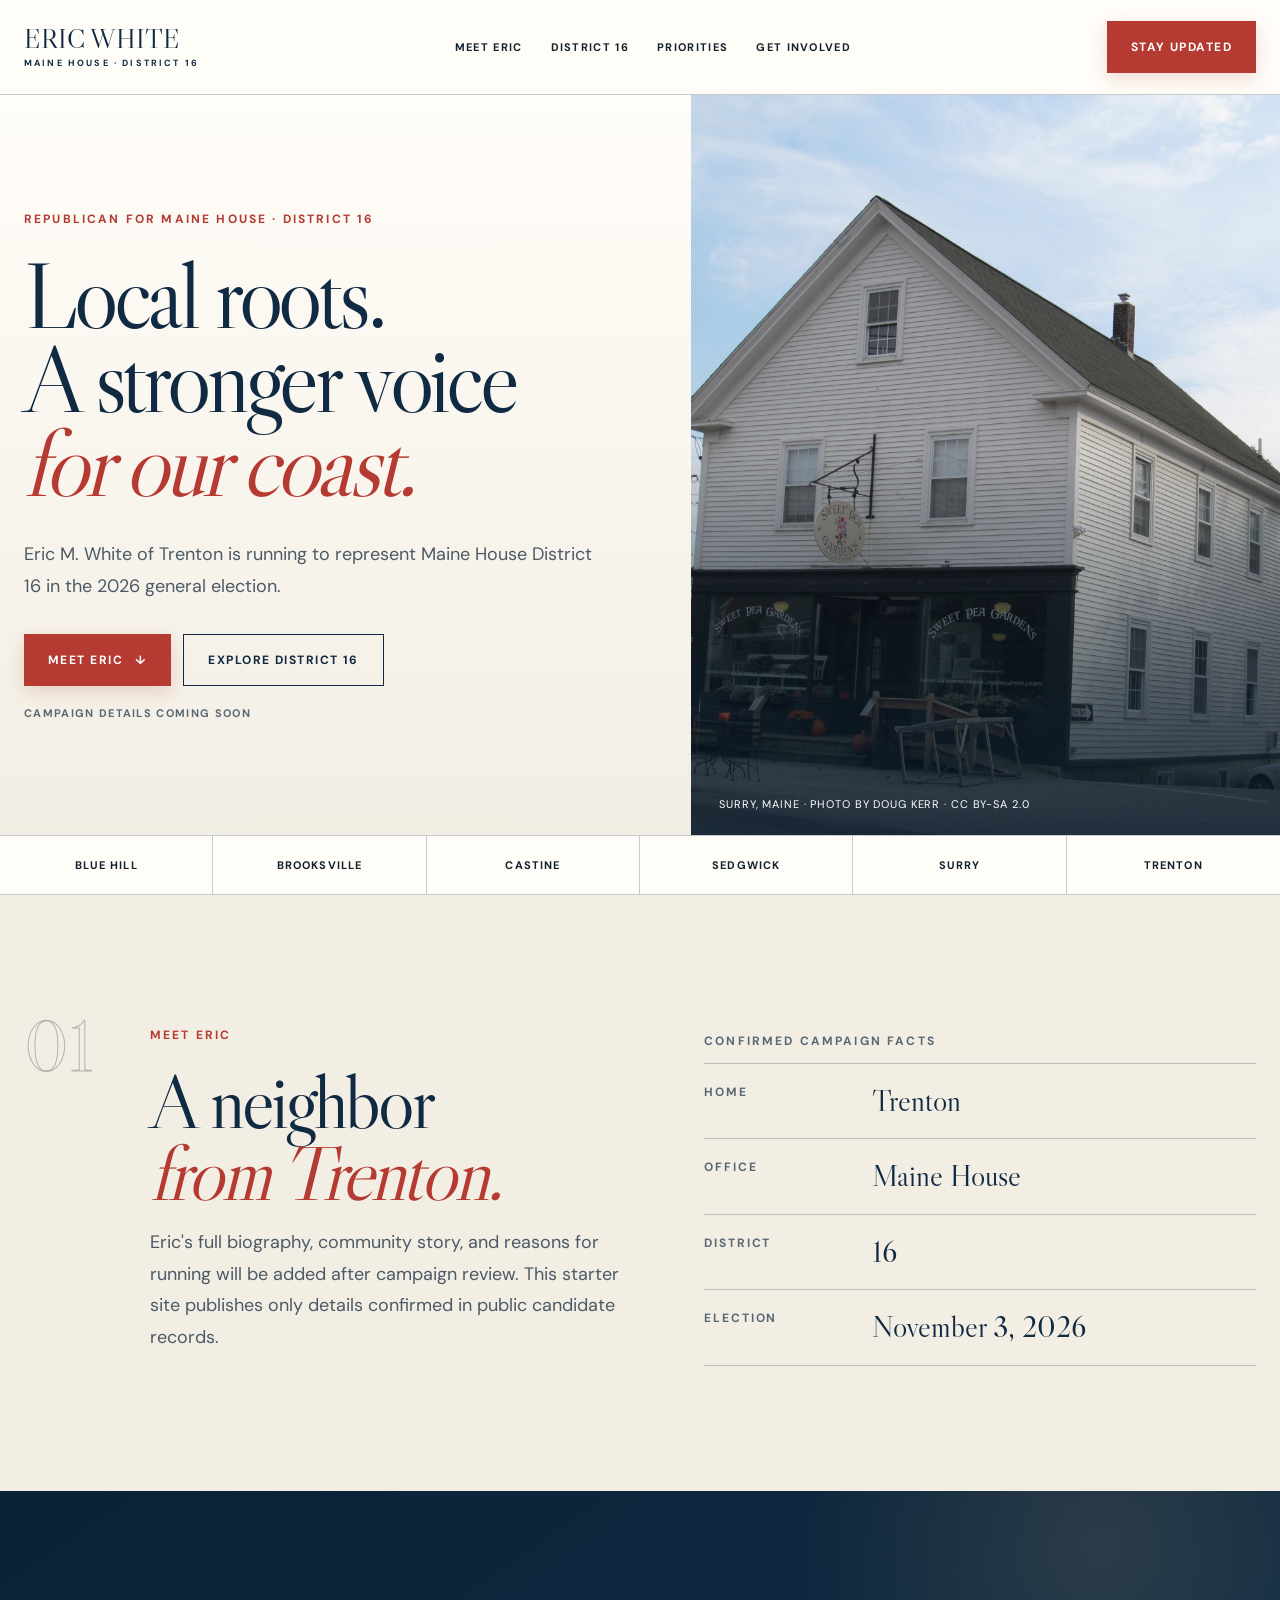
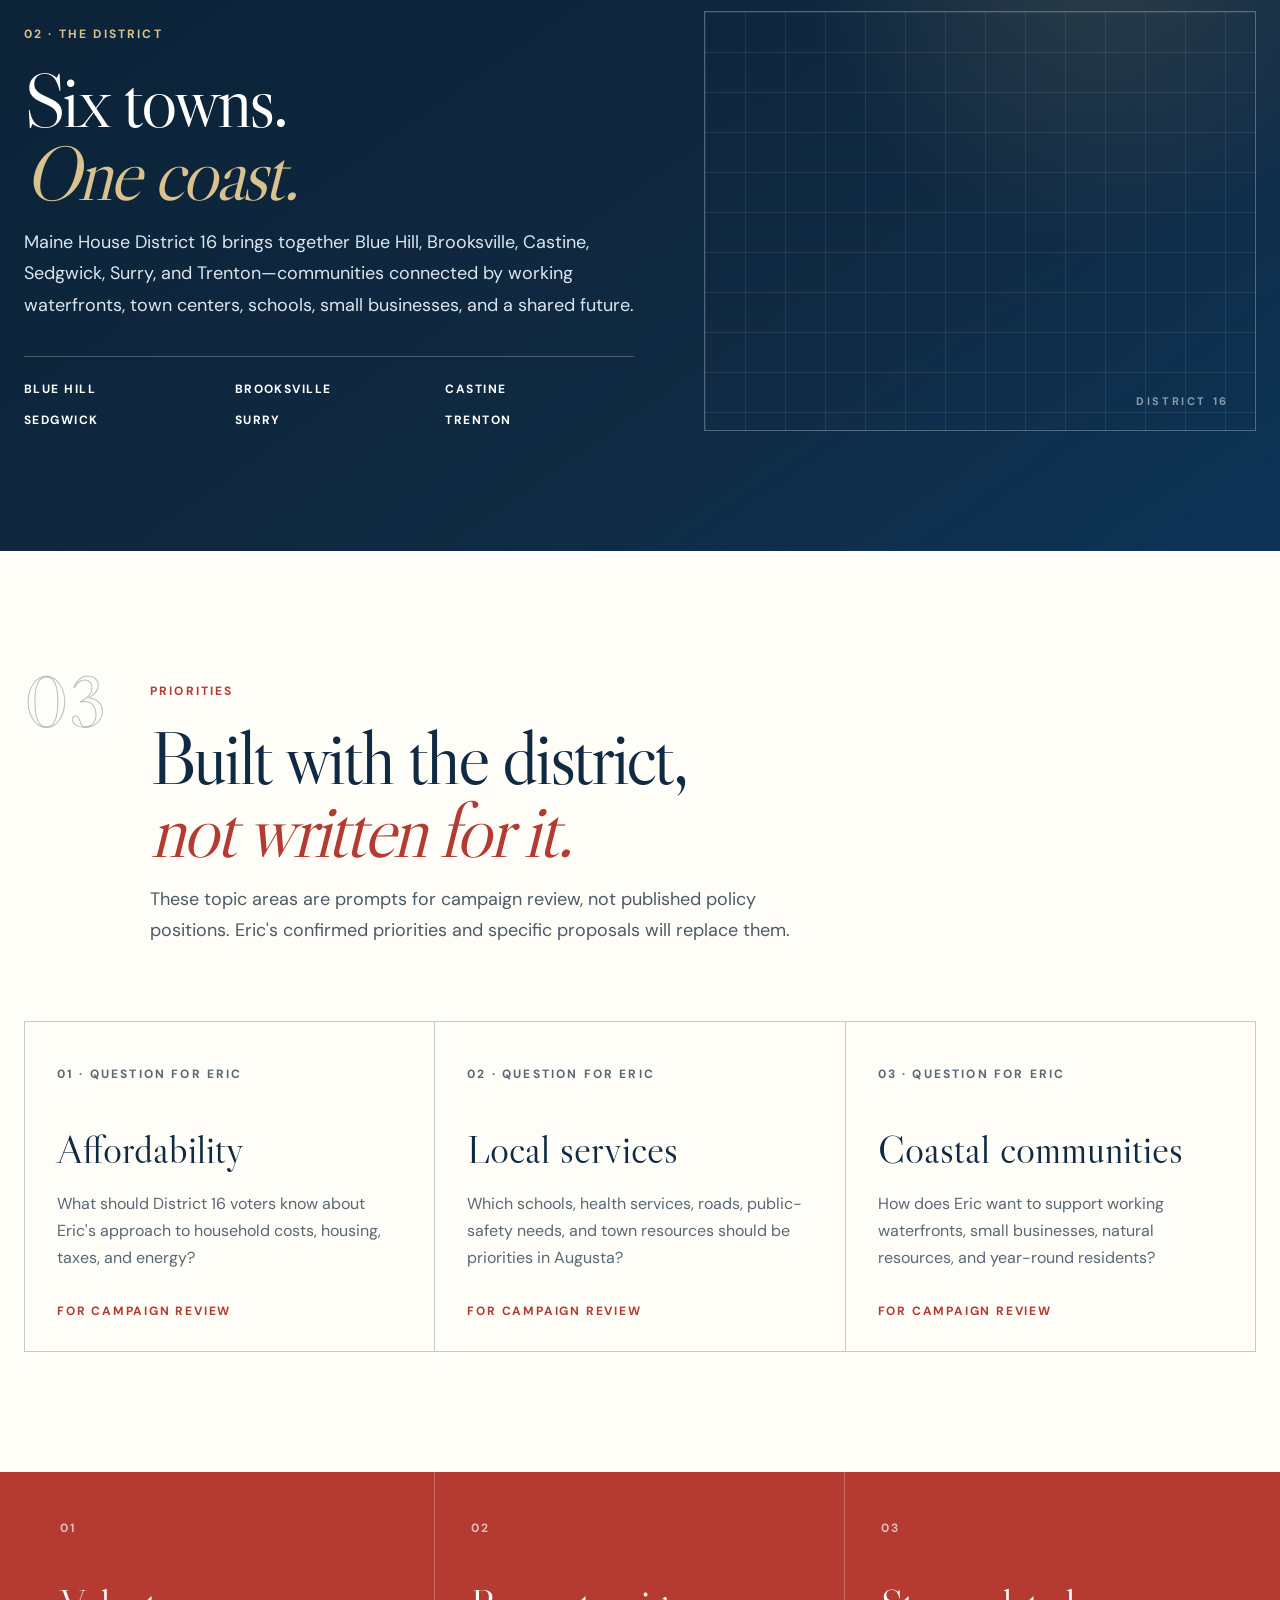
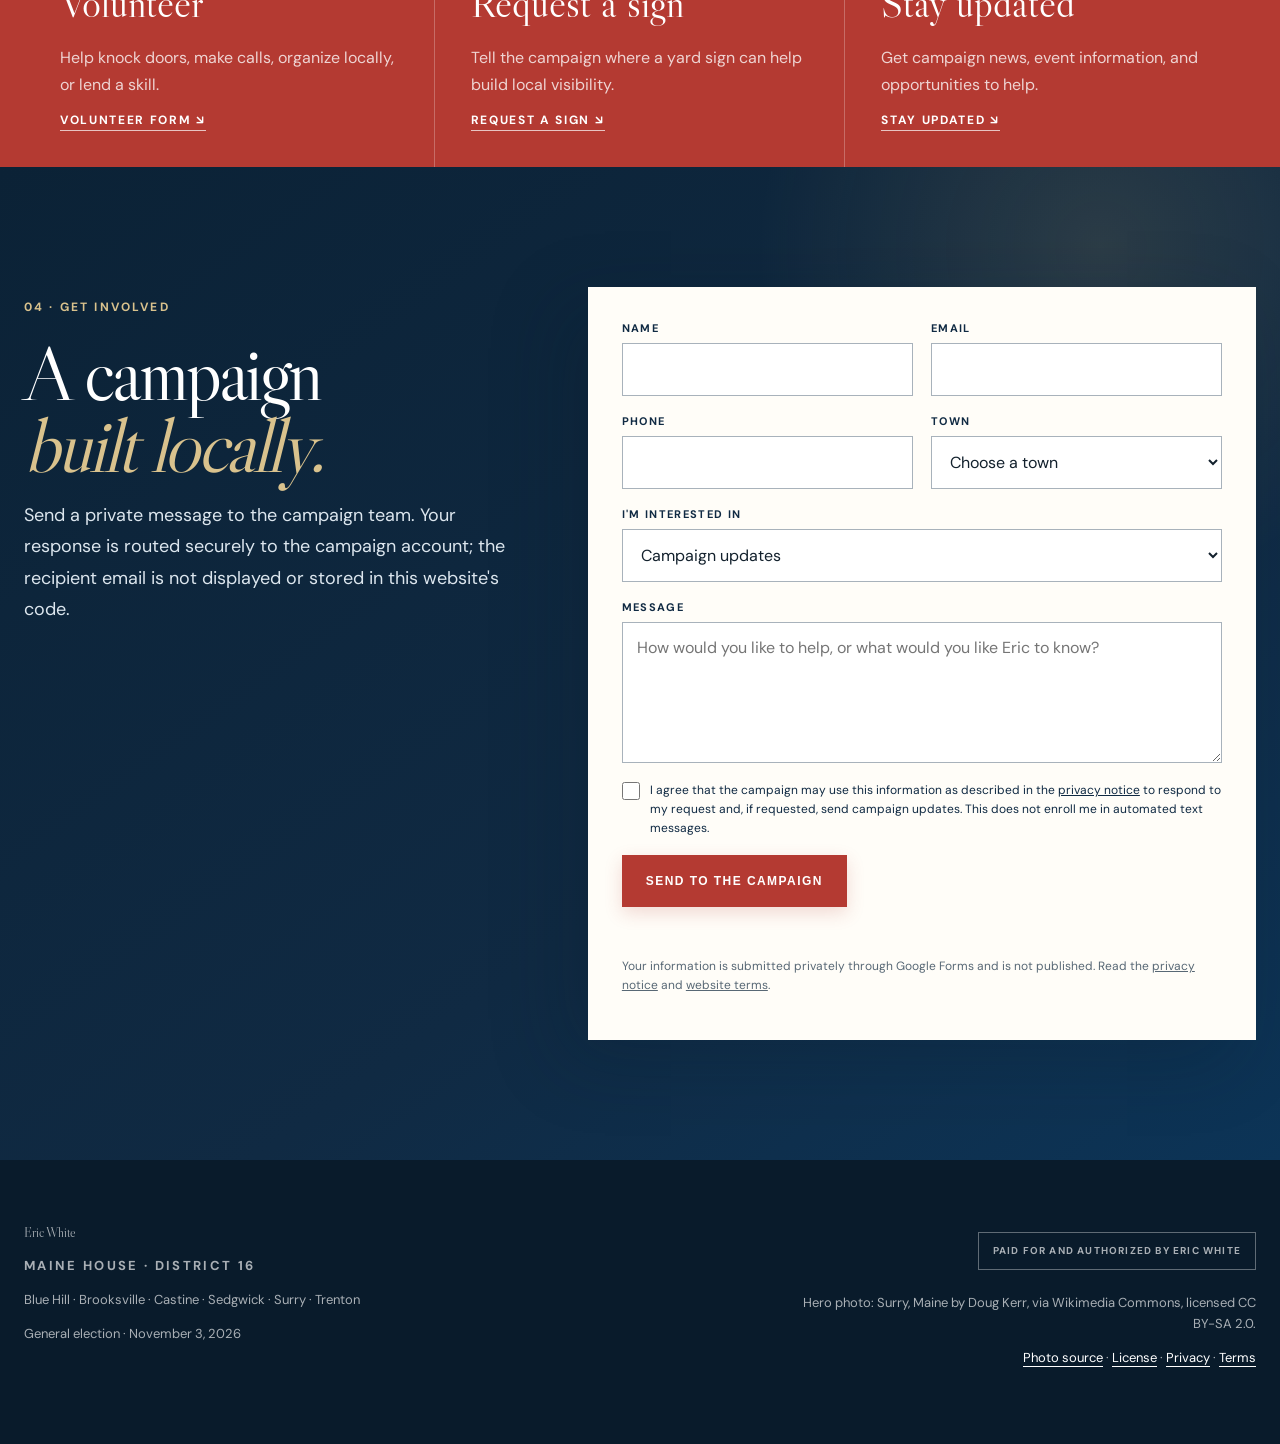
<file: index.html>
<!doctype html>
<html lang="en">
<head>
  <meta charset="utf-8">
  <meta name="viewport" content="width=device-width, initial-scale=1">
  <meta name="description" content="Eric M. White of Trenton is running for Maine House District 16 in the 2026 general election.">
  <meta name="theme-color" content="#102a43">
  <title>Eric M. White for Maine House District 16</title>
  <link rel="preconnect" href="https://fonts.googleapis.com">
  <link rel="preconnect" href="https://fonts.gstatic.com" crossorigin>
  <link href="https://fonts.googleapis.com/css2?family=DM+Sans:wght@400;600;700&family=Libre+Caslon+Display:ital@0;1&display=swap" rel="stylesheet">
  <link rel="stylesheet" href="styles.css">
  <script src="script.js" defer></script>
</head>
<body>
  <a class="skip-link" href="#main">Skip to content</a>
  <header class="site-header">
    <div class="wrap nav-wrap">
      <a class="wordmark" href="#top" aria-label="Eric White campaign home">
        <span>ERIC WHITE</span><small>MAINE HOUSE · DISTRICT 16</small>
      </a>
      <button class="menu-button" type="button" aria-expanded="false" aria-controls="primary-nav">Menu</button>
      <nav id="primary-nav" class="primary-nav" aria-label="Primary navigation">
        <a href="#meet">Meet Eric</a><a href="#district">District 16</a><a href="#priorities">Priorities</a><a href="#involved">Get involved</a>
      </nav>
      <a class="button button-primary header-cta" href="#contact">Stay updated</a>
    </div>
  </header>

  <main id="main">
    <section id="top" class="hero">
      <div class="hero-copy">
        <div class="hero-inner">
          <p class="eyebrow red">Republican for Maine House · District 16</p>
          <h1>Local roots.<br>A stronger voice<br><em>for our coast.</em></h1>
          <p class="lead">Eric M. White of Trenton is running to represent Maine House District 16 in the 2026 general election.</p>
          <div class="button-row"><a class="button button-primary" href="#meet">Meet Eric <span aria-hidden="true">↓</span></a><a class="button button-secondary" href="#district">Explore District 16</a></div>
          <p class="status-note">Campaign details coming soon</p>
        </div>
      </div>
      <figure class="hero-photo">
        <img src="assets/surry-maine.jpg" alt="A historic white clapboard building beside a road in Surry, Maine">
        <figcaption>Surry, Maine · Photo by Doug Kerr · CC BY-SA 2.0</figcaption>
      </figure>
    </section>

    <div class="town-strip" aria-label="Communities in Maine House District 16">
      <span>Blue Hill</span><span>Brooksville</span><span>Castine</span><span>Sedgwick</span><span>Surry</span><span>Trenton</span>
    </div>

    <section id="meet" class="section cream">
      <div class="wrap two-column">
        <div class="section-title"><span class="section-number" aria-hidden="true">01</span><div><p class="eyebrow red">Meet Eric</p><h2>A neighbor<br><em>from Trenton.</em></h2><p class="lead compact">Eric's full biography, community story, and reasons for running will be added after campaign review. This starter site publishes only details confirmed in public candidate records.</p></div></div>
        <div class="fact-panel"><p class="eyebrow muted">Confirmed campaign facts</p><dl><div><dt>Home</dt><dd>Trenton</dd></div><div><dt>Office</dt><dd>Maine House</dd></div><div><dt>District</dt><dd>16</dd></div><div><dt>Election</dt><dd>November 3, 2026</dd></div></dl></div>
      </div>
    </section>

    <section id="district" class="section district-section">
      <div class="wrap two-column reverse-mobile">
        <div><p class="eyebrow gold">02 · The district</p><h2>Six towns.<br><em>One coast.</em></h2><p class="lead compact">Maine House District 16 brings together Blue Hill, Brooksville, Castine, Sedgwick, Surry, and Trenton—communities connected by working waterfronts, town centers, schools, small businesses, and a shared future.</p><div class="district-list"><span>Blue Hill</span><span>Brooksville</span><span>Castine</span><span>Sedgwick</span><span>Surry</span><span>Trenton</span></div></div>
        <div class="coastline" role="img" aria-label="Abstract line motif representing the coastal shape and connections of District 16"></div>
      </div>
    </section>

    <section id="priorities" class="section paper">
      <div class="wrap">
        <div class="section-title priorities-title"><span class="section-number" aria-hidden="true">03</span><div><p class="eyebrow red">Priorities</p><h2>Built with the district,<br><em>not written for it.</em></h2><p class="lead compact">These topic areas are prompts for campaign review, not published policy positions. Eric's confirmed priorities and specific proposals will replace them.</p></div></div>
        <div class="card-grid">
          <article><p class="eyebrow muted">01 · Question for Eric</p><h3>Affordability</h3><p>What should District 16 voters know about Eric's approach to household costs, housing, taxes, and energy?</p><strong>For campaign review</strong></article>
          <article><p class="eyebrow muted">02 · Question for Eric</p><h3>Local services</h3><p>Which schools, health services, roads, public-safety needs, and town resources should be priorities in Augusta?</p><strong>For campaign review</strong></article>
          <article><p class="eyebrow muted">03 · Question for Eric</p><h3>Coastal communities</h3><p>How does Eric want to support working waterfronts, small businesses, natural resources, and year-round residents?</p><strong>For campaign review</strong></article>
        </div>
      </div>
    </section>

    <section id="involved" class="action-band">
      <div class="wrap action-grid">
        <article><p class="eyebrow pale">01</p><h3>Volunteer</h3><p>Help knock doors, make calls, organize locally, or lend a skill.</p><button class="text-action form-trigger" data-interest="Volunteer" type="button">Volunteer form <span aria-hidden="true">↘</span></button></article>
        <article><p class="eyebrow pale">02</p><h3>Request a sign</h3><p>Tell the campaign where a yard sign can help build local visibility.</p><button class="text-action form-trigger" data-interest="Request a sign" type="button">Request a sign <span aria-hidden="true">↘</span></button></article>
        <article><p class="eyebrow pale">03</p><h3>Stay updated</h3><p>Get campaign news, event information, and opportunities to help.</p><button class="text-action form-trigger" data-interest="Campaign updates" type="button">Stay updated <span aria-hidden="true">↘</span></button></article>
      </div>
    </section>

    <section id="contact" class="section contact-section">
      <div class="wrap contact-layout">
        <div><p class="eyebrow gold">04 · Get involved</p><h2>A campaign<br><em>built locally.</em></h2><p class="lead compact">Send a private message to the campaign team. Your response is routed securely to the campaign account; the recipient email is not displayed or stored in this website's code.</p></div>
        <form id="campaign-form" class="campaign-form" method="post" target="form-response-frame" novalidate>
          <input class="honeypot" name="website" tabindex="-1" autocomplete="off" aria-hidden="true">
          <div class="field-row"><label>Name <input name="name" autocomplete="name" required></label><label>Email <input name="email" type="email" autocomplete="email" required></label></div>
          <div class="field-row"><label>Phone <input name="phone" type="tel" autocomplete="tel"></label><label>Town <select name="town"><option value="">Choose a town</option><option>Blue Hill</option><option>Brooksville</option><option>Castine</option><option>Sedgwick</option><option>Surry</option><option>Trenton</option><option>Other</option></select></label></div>
          <label>I'm interested in <select name="interest"><option>Campaign updates</option><option>Volunteer</option><option>Request a sign</option><option>Host or attend an event</option><option>Share a message</option></select></label>
          <label>Message <textarea name="message" rows="5" placeholder="How would you like to help, or what would you like Eric to know?"></textarea></label>
          <label class="consent"><input name="consent" type="checkbox" required> <span>I agree that the campaign may use this information as described in the <a href="privacy.html">privacy notice</a> to respond to my request and, if requested, send campaign updates. This does not enroll me in automated text messages.</span></label>
          <button class="button button-primary" type="submit">Send to the campaign</button>
          <p id="form-status" class="form-status" role="status" aria-live="polite"></p>
          <p class="privacy-note">Your information is submitted privately through Google Forms and is not published. Read the <a href="privacy.html">privacy notice</a> and <a href="terms.html">website terms</a>.</p>
        </form>
        <iframe class="form-frame" name="form-response-frame" title="Form submission response"></iframe>
      </div>
    </section>
  </main>

  <footer class="site-footer"><div class="wrap footer-grid"><div><p class="footer-name">Eric White</p><p class="eyebrow pale">Maine House · District 16</p><p>Blue Hill · Brooksville · Castine · Sedgwick · Surry · Trenton</p><p>General election · November 3, 2026</p></div><div class="footer-legal"><p class="paid-note">Paid for and authorized by Eric White</p><p>Hero photo: Surry, Maine by Doug Kerr, via Wikimedia Commons, licensed CC BY-SA 2.0.</p><p><a href="https://commons.wikimedia.org/wiki/File:Surry,_Maine_(8187048793).jpg">Photo source</a> · <a href="https://creativecommons.org/licenses/by-sa/2.0/">License</a> · <a href="privacy.html">Privacy</a> · <a href="terms.html">Terms</a></p></div></div></footer>

  <dialog id="interest-dialog" aria-labelledby="dialog-title"><button class="dialog-close" type="button" aria-label="Close form">×</button><p class="eyebrow red">Get involved</p><h2 id="dialog-title">Send your information</h2><p>Complete the campaign form below. Your selected interest has already been filled in.</p><button id="dialog-continue" class="button button-primary" type="button">Continue to form</button></dialog>
</body>
</html>
</file>
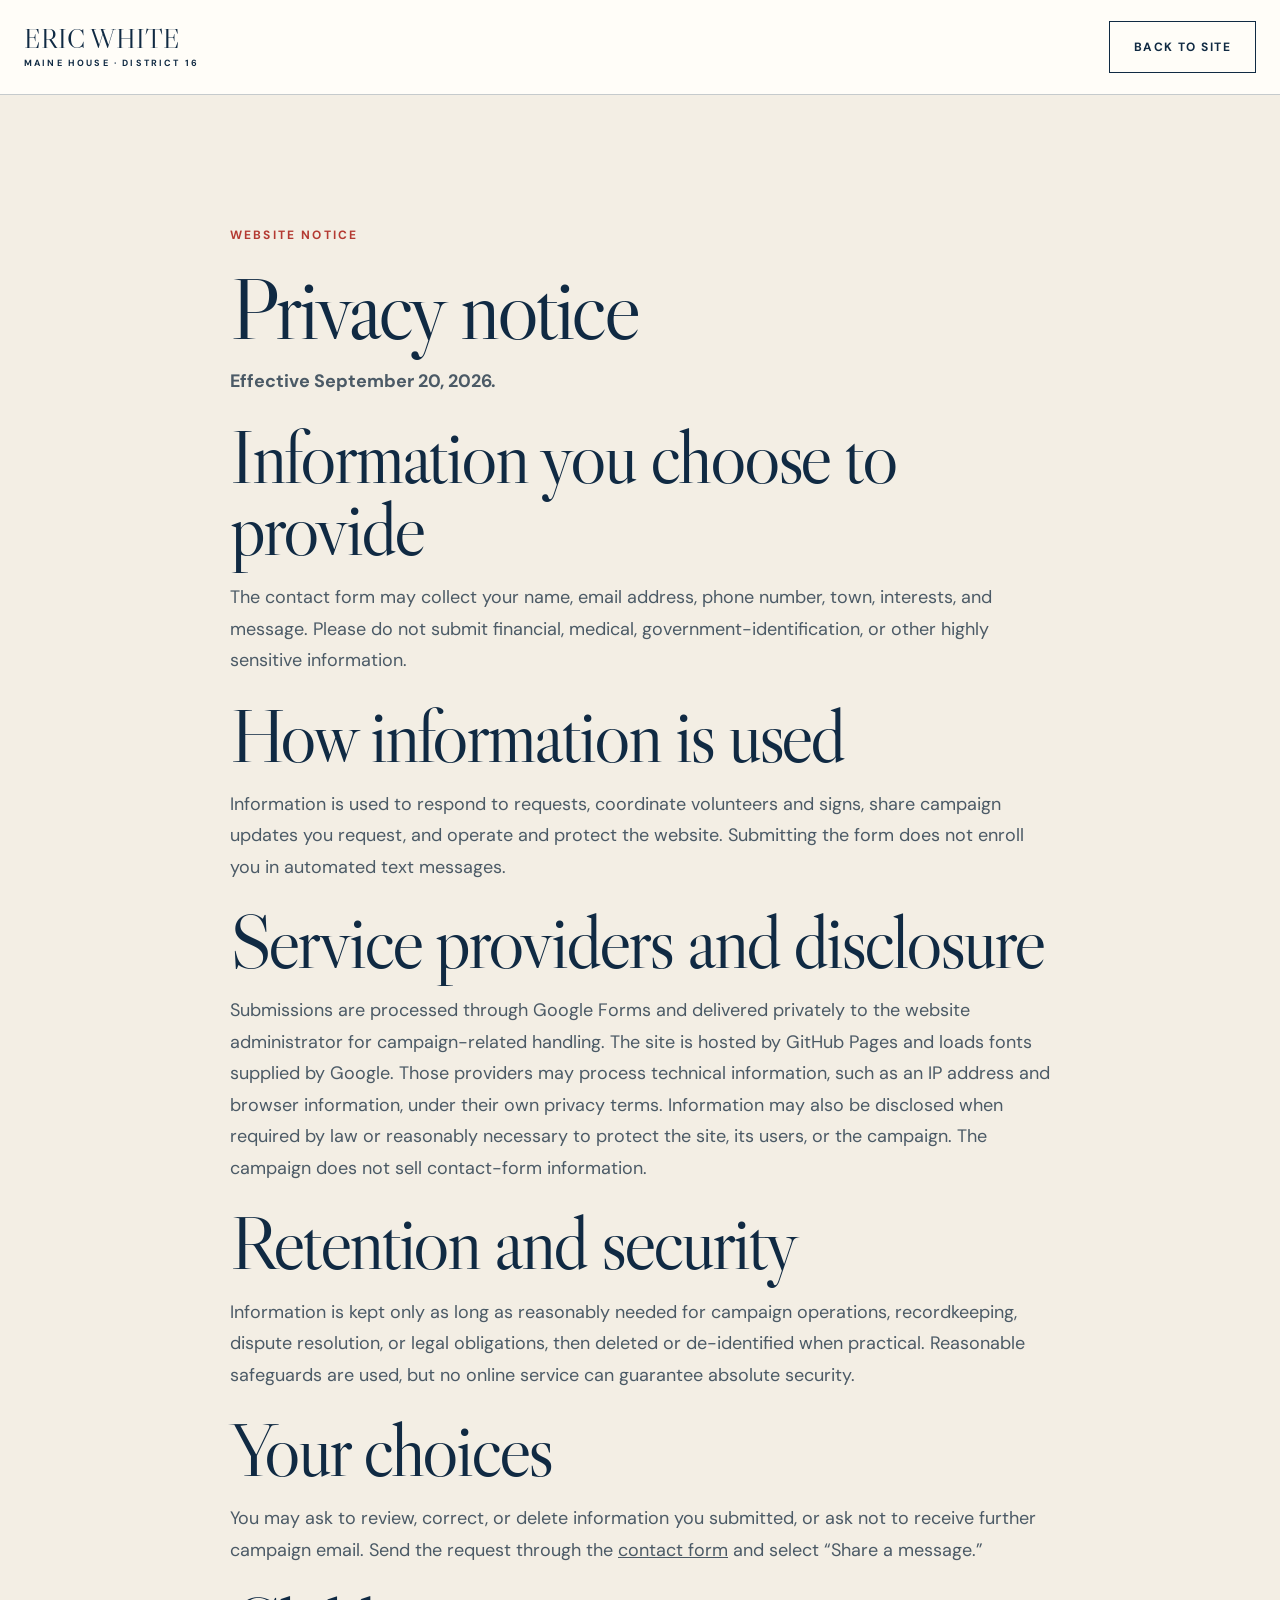
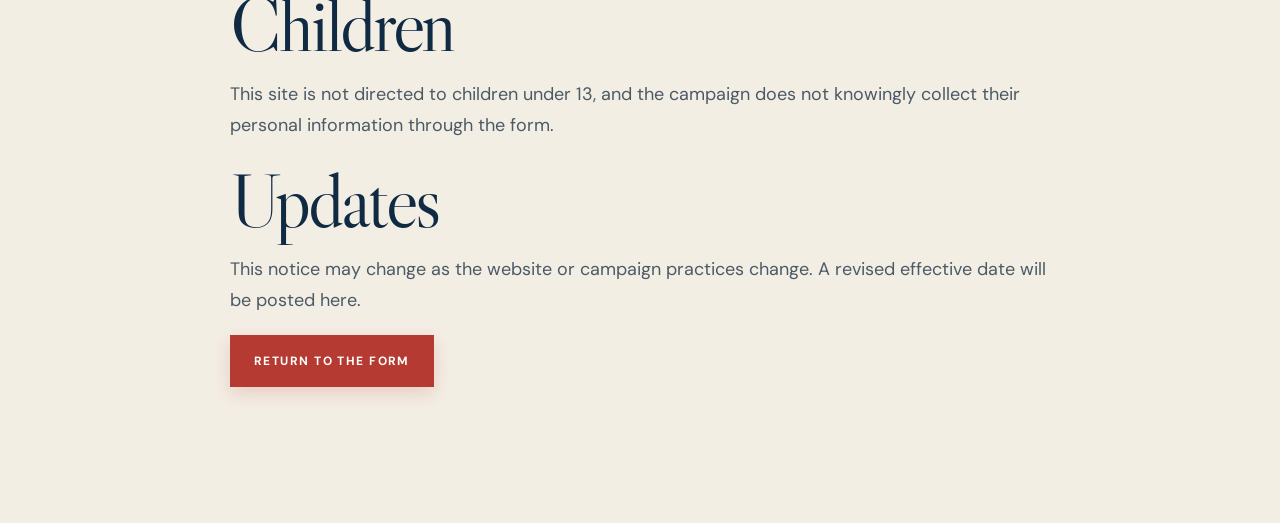
<file: privacy.html>
<!doctype html>
<html lang="en">
<head>
  <meta charset="utf-8">
  <meta name="viewport" content="width=device-width,initial-scale=1">
  <meta name="theme-color" content="#102a43">
  <title>Privacy Notice | Eric White for Maine House District 16</title>
  <link rel="preconnect" href="https://fonts.googleapis.com">
  <link rel="preconnect" href="https://fonts.gstatic.com" crossorigin>
  <link href="https://fonts.googleapis.com/css2?family=DM+Sans:wght@400;600;700&family=Libre+Caslon+Display&display=swap" rel="stylesheet">
  <link rel="stylesheet" href="styles.css">
</head>
<body>
  <header class="site-header"><div class="wrap nav-wrap"><a class="wordmark" href="index.html"><span>ERIC WHITE</span><small>MAINE HOUSE · DISTRICT 16</small></a><a class="button button-secondary" href="index.html">Back to site</a></div></header>
  <main class="section cream"><article class="wrap" style="max-width:820px">
    <p class="eyebrow red">Website notice</p>
    <h1 style="font-size:clamp(54px,8vw,88px)">Privacy notice</h1>
    <p class="lead"><strong>Effective September 20, 2026.</strong></p>
    <h2>Information you choose to provide</h2>
    <p class="lead">The contact form may collect your name, email address, phone number, town, interests, and message. Please do not submit financial, medical, government-identification, or other highly sensitive information.</p>
    <h2>How information is used</h2>
    <p class="lead">Information is used to respond to requests, coordinate volunteers and signs, share campaign updates you request, and operate and protect the website. Submitting the form does not enroll you in automated text messages.</p>
    <h2>Service providers and disclosure</h2>
    <p class="lead">Submissions are processed through Google Forms and delivered privately to the website administrator for campaign-related handling. The site is hosted by GitHub Pages and loads fonts supplied by Google. Those providers may process technical information, such as an IP address and browser information, under their own privacy terms. Information may also be disclosed when required by law or reasonably necessary to protect the site, its users, or the campaign. The campaign does not sell contact-form information.</p>
    <h2>Retention and security</h2>
    <p class="lead">Information is kept only as long as reasonably needed for campaign operations, recordkeeping, dispute resolution, or legal obligations, then deleted or de-identified when practical. Reasonable safeguards are used, but no online service can guarantee absolute security.</p>
    <h2>Your choices</h2>
    <p class="lead">You may ask to review, correct, or delete information you submitted, or ask not to receive further campaign email. Send the request through the <a href="index.html#contact">contact form</a> and select “Share a message.”</p>
    <h2>Children</h2>
    <p class="lead">This site is not directed to children under 13, and the campaign does not knowingly collect their personal information through the form.</p>
    <h2>Updates</h2>
    <p class="lead">This notice may change as the website or campaign practices change. A revised effective date will be posted here.</p>
    <p><a class="button button-primary" href="index.html#contact">Return to the form</a></p>
  </article></main>
</body>
</html>
</file>
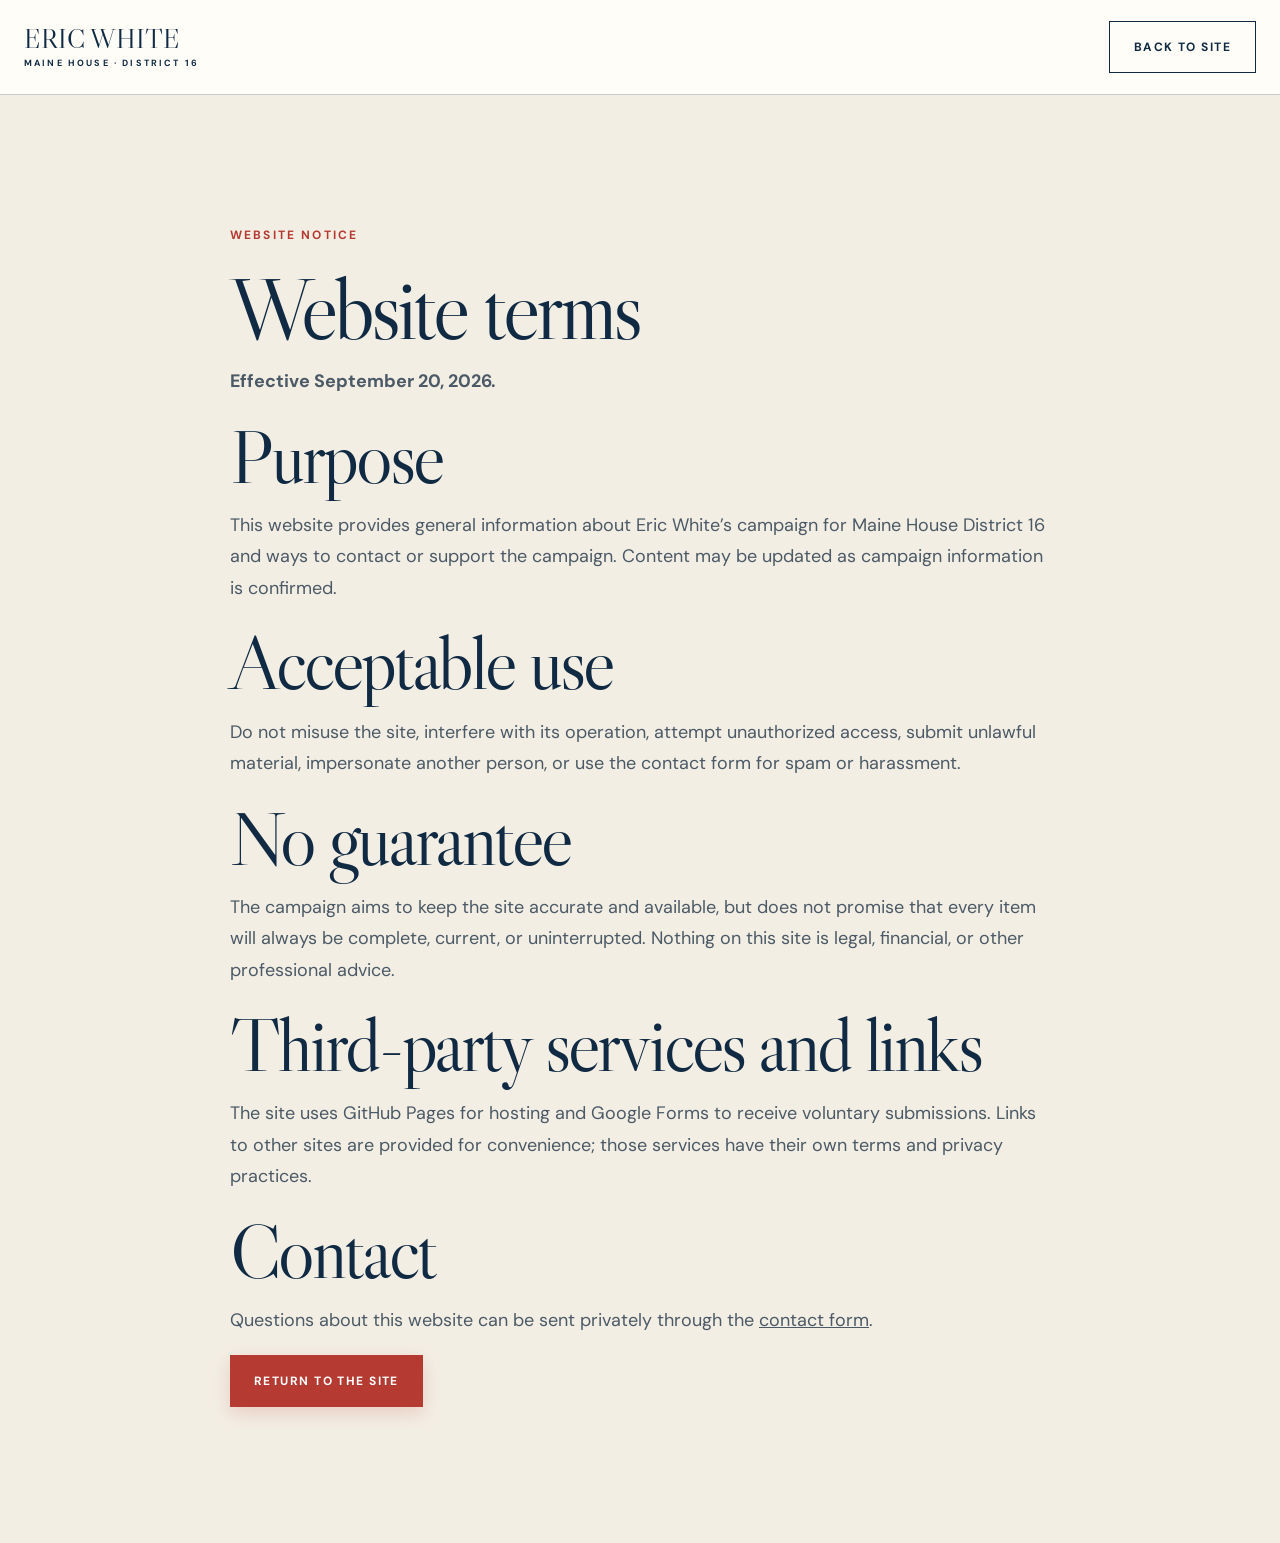
<file: terms.html>
<!doctype html>
<html lang="en">
<head>
  <meta charset="utf-8">
  <meta name="viewport" content="width=device-width,initial-scale=1">
  <meta name="theme-color" content="#102a43">
  <title>Website Terms | Eric White for Maine House District 16</title>
  <link rel="preconnect" href="https://fonts.googleapis.com">
  <link rel="preconnect" href="https://fonts.gstatic.com" crossorigin>
  <link href="https://fonts.googleapis.com/css2?family=DM+Sans:wght@400;600;700&family=Libre+Caslon+Display&display=swap" rel="stylesheet">
  <link rel="stylesheet" href="styles.css">
</head>
<body>
  <header class="site-header"><div class="wrap nav-wrap"><a class="wordmark" href="index.html"><span>ERIC WHITE</span><small>MAINE HOUSE · DISTRICT 16</small></a><a class="button button-secondary" href="index.html">Back to site</a></div></header>
  <main class="section cream"><article class="wrap" style="max-width:820px">
    <p class="eyebrow red">Website notice</p>
    <h1 style="font-size:clamp(54px,8vw,88px)">Website terms</h1>
    <p class="lead"><strong>Effective September 20, 2026.</strong></p>
    <h2>Purpose</h2>
    <p class="lead">This website provides general information about Eric White’s campaign for Maine House District 16 and ways to contact or support the campaign. Content may be updated as campaign information is confirmed.</p>
    <h2>Acceptable use</h2>
    <p class="lead">Do not misuse the site, interfere with its operation, attempt unauthorized access, submit unlawful material, impersonate another person, or use the contact form for spam or harassment.</p>
    <h2>No guarantee</h2>
    <p class="lead">The campaign aims to keep the site accurate and available, but does not promise that every item will always be complete, current, or uninterrupted. Nothing on this site is legal, financial, or other professional advice.</p>
    <h2>Third-party services and links</h2>
    <p class="lead">The site uses GitHub Pages for hosting and Google Forms to receive voluntary submissions. Links to other sites are provided for convenience; those services have their own terms and privacy practices.</p>
    <h2>Contact</h2>
    <p class="lead">Questions about this website can be sent privately through the <a href="index.html#contact">contact form</a>.</p>
    <p><a class="button button-primary" href="index.html">Return to the site</a></p>
  </article></main>
</body>
</html>
</file>
<file: styles.css>
:root{--paper:#fffdf8;--cream:#f3eee4;--navy:#102a43;--deep:#091b2b;--ink:#13212d;--slate:#586875;--red:#b43a32;--gold:#d9c28d;--rule:rgba(16,42,67,.24)}
*{box-sizing:border-box}html{scroll-behavior:smooth}body{margin:0;background:var(--paper);color:var(--ink);font-family:"DM Sans",Arial,sans-serif}.wrap{width:min(calc(100% - 48px),1280px);margin-inline:auto}a{color:inherit}.skip-link{position:fixed;z-index:1000;left:16px;top:-60px;background:var(--deep);color:#fff;padding:12px 18px}.skip-link:focus{top:16px}.site-header{position:sticky;top:0;z-index:50;border-bottom:1px solid var(--rule);background:rgba(255,253,248,.96);backdrop-filter:blur(14px)}.nav-wrap{height:94px;display:flex;align-items:center;justify-content:space-between;gap:28px}.wordmark{text-decoration:none;color:var(--navy);display:flex;flex-direction:column}.wordmark span,.footer-name{font:400 27px/1 "Libre Caslon Display",Georgia,serif}.wordmark small{margin-top:5px;font-size:9px;font-weight:700;letter-spacing:.24em}.primary-nav{display:flex;gap:28px}.primary-nav a{font-size:11px;font-weight:700;letter-spacing:.12em;text-transform:uppercase;text-decoration:none}.primary-nav a:hover{color:var(--red)}.menu-button{display:none;border:1px solid var(--navy);background:transparent;color:var(--navy);min-height:44px;padding:0 14px;font-weight:700;text-transform:uppercase}.button{min-height:52px;display:inline-flex;align-items:center;justify-content:center;gap:12px;padding:0 24px;border:0;border-radius:0;font-size:12px;font-weight:700;letter-spacing:.12em;text-transform:uppercase;text-decoration:none;cursor:pointer;transition:transform .22s cubic-bezier(.22,1,.36,1),box-shadow .22s ease}.button:hover{transform:translateY(-2px)}.button:focus-visible,a:focus-visible,button:focus-visible,input:focus-visible,select:focus-visible,textarea:focus-visible{outline:3px solid var(--gold);outline-offset:3px}.button-primary{background:var(--red);color:#fff;box-shadow:0 6px 18px rgba(180,58,50,.18)}.button-secondary{border:1px solid var(--navy);background:transparent;color:var(--navy)}.hero{min-height:740px;display:grid;grid-template-columns:1.08fr .92fr}.hero-copy{display:flex;align-items:center;background:linear-gradient(var(--paper),var(--cream))}.hero-inner{width:min(calc(100% - 48px),720px);margin-left:max(24px,calc((100vw - 1280px)/2));padding:80px 54px 80px 0}.eyebrow{font-size:12px;font-weight:700;letter-spacing:.18em;text-transform:uppercase}.red,em{color:var(--red)}.gold{color:var(--gold)}.muted{color:var(--slate)}.pale{color:rgba(255,255,255,.66)}h1,h2,h3,.footer-name{font-family:"Libre Caslon Display",Georgia,serif;font-weight:400}h1{margin:26px 0 0;color:var(--navy);font-size:clamp(58px,7.3vw,110px);line-height:.9;letter-spacing:-.045em}h1 em,h2 em{font-weight:400}.lead{font-size:18px;line-height:1.75;color:#4b5a66}.lead.compact{max-width:680px}.hero .lead{max-width:650px;margin-top:34px}.button-row{display:flex;flex-wrap:wrap;gap:12px;margin-top:32px}.status-note{margin-top:20px;color:var(--slate);font-size:11px;font-weight:700;letter-spacing:.12em;text-transform:uppercase}.hero-photo{position:relative;min-height:740px;margin:0;overflow:hidden;background:var(--navy)}.hero-photo img{width:100%;height:100%;object-fit:cover}.hero-photo:after{content:"";position:absolute;inset:0;background:linear-gradient(transparent 48%,rgba(9,27,43,.82))}.hero-photo figcaption{position:absolute;z-index:2;left:28px;right:28px;bottom:24px;color:#fff;font-size:11px;letter-spacing:.08em;text-transform:uppercase}.town-strip{display:grid;grid-template-columns:repeat(6,1fr);border-block:1px solid var(--rule)}.town-strip span{padding:22px 8px;text-align:center;border-right:1px solid var(--rule);font-size:11px;font-weight:700;letter-spacing:.1em;text-transform:uppercase}.town-strip span:last-child{border:0}.section{padding:120px 0}.cream{background:var(--cream)}.paper{background:var(--paper)}.two-column{display:grid;grid-template-columns:1.05fr .95fr;gap:70px;align-items:center}.section-title{display:grid;grid-template-columns:90px 1fr;gap:36px;align-items:start}.section-number{color:transparent;-webkit-text-stroke:1px rgba(16,42,67,.3);font:400 72px/.85 "Libre Caslon Display",Georgia,serif}.section h2,.contact-section h2{margin:22px 0 0;color:var(--navy);font-size:clamp(52px,6vw,90px);line-height:.94;letter-spacing:-.04em}.fact-panel dl{margin:14px 0 0;border-top:1px solid var(--rule)}.fact-panel dl div{display:grid;grid-template-columns:140px 1fr;gap:28px;padding:20px 0;border-bottom:1px solid var(--rule)}.fact-panel dt{color:var(--slate);font-size:12px;font-weight:700;letter-spacing:.16em;text-transform:uppercase}.fact-panel dd{margin:0;color:var(--navy);font:400 30px/1.15 "Libre Caslon Display",Georgia,serif}.district-section,.contact-section{color:#fff;background:radial-gradient(circle at 86% 8%,rgba(189,162,107,.16),transparent 24%),linear-gradient(145deg,#0b2236,#102a43 62%,#0c3457)}.district-section h2,.contact-section h2{color:#fff}.district-section h2 em,.contact-section h2 em{color:var(--gold)}.district-section .lead,.contact-section .lead{color:#dce6ee}.district-list{display:grid;grid-template-columns:repeat(3,1fr);gap:15px 22px;margin-top:35px;padding-top:24px;border-top:1px solid rgba(255,255,255,.25);font-size:12px;font-weight:700;letter-spacing:.12em;text-transform:uppercase}.coastline{position:relative;min-height:420px;border:1px solid rgba(255,255,255,.28);background-image:linear-gradient(rgba(255,255,255,.08) 1px,transparent 1px),linear-gradient(90deg,rgba(255,255,255,.08) 1px,transparent 1px);background-size:40px 40px}.coastline:before{content:"";position:absolute;inset:13% 12% 15% 18%;border:2px solid var(--gold);clip-path:polygon(7% 1%,44% 7%,62% 22%,92% 35%,72% 56%,82% 85%,47% 72%,20% 94%,28% 58%,3% 41%)}.coastline:after{content:"DISTRICT 16";position:absolute;right:26px;bottom:22px;color:rgba(255,255,255,.52);font-size:11px;font-weight:700;letter-spacing:.24em}.priorities-title{margin-bottom:56px}.card-grid{display:grid;grid-template-columns:repeat(3,1fr);border-top:1px solid var(--rule);border-left:1px solid var(--rule)}.card-grid article{min-height:330px;display:flex;flex-direction:column;padding:32px;border-right:1px solid var(--rule);border-bottom:1px solid var(--rule)}.card-grid h3,.action-grid h3{margin:30px 0 0;color:var(--navy);font-size:40px}.card-grid article>p:not(.eyebrow){font-size:16px;line-height:1.7;color:var(--slate)}.card-grid strong{margin-top:auto;color:var(--red);font-size:12px;letter-spacing:.15em;text-transform:uppercase}.action-band{background:var(--red)}.action-grid{display:grid;grid-template-columns:repeat(3,1fr)}.action-grid article{min-height:270px;display:flex;flex-direction:column;padding:36px;color:#fff;border-right:1px solid rgba(255,255,255,.25)}.action-grid article:last-child{border:0}.action-grid h3{color:#fff}.action-grid article>p:not(.eyebrow){line-height:1.7;color:rgba(255,255,255,.78)}.text-action{align-self:flex-start;margin-top:auto;padding:0 0 4px;border:0;border-bottom:1px solid rgba(255,255,255,.7);background:transparent;color:#fff;font:700 12px/1 "DM Sans",Arial,sans-serif;letter-spacing:.14em;text-transform:uppercase;cursor:pointer}.contact-layout{display:grid;grid-template-columns:.85fr 1.15fr;gap:70px;align-items:start}.campaign-form{padding:34px;background:var(--paper);color:var(--ink);box-shadow:-24px 20px 70px rgba(9,27,43,.22)}.field-row{display:grid;grid-template-columns:1fr 1fr;gap:18px}.campaign-form label{display:grid;gap:8px;margin-bottom:18px;color:var(--navy);font-size:11px;font-weight:700;letter-spacing:.12em;text-transform:uppercase}.campaign-form input,.campaign-form select,.campaign-form textarea{width:100%;border:1px solid rgba(16,42,67,.36);border-radius:0;background:#fff;color:var(--ink);padding:14px;font:400 16px/1.4 "DM Sans",Arial,sans-serif}.campaign-form textarea{resize:vertical}.campaign-form .consent{grid-template-columns:20px 1fr;align-items:start;font-size:12px;font-weight:400;line-height:1.55;letter-spacing:0;text-transform:none}.consent input{width:18px;height:18px;margin:1px 0}.honeypot,.form-frame{position:absolute!important;width:1px!important;height:1px!important;overflow:hidden!important;clip:rect(0,0,0,0)!important;white-space:nowrap!important}.form-status{min-height:24px;margin:14px 0 0;font-weight:700}.form-status.success{color:#1f6b42}.form-status.error{color:#9d2d27}.privacy-note{font-size:12px;line-height:1.55;color:var(--slate)}.site-footer{padding:62px 0;background:var(--deep);color:#fff}.footer-grid{display:grid;grid-template-columns:1.2fr .8fr;gap:56px}.footer-name{font-size:36px;margin:0}.site-footer p{color:rgba(255,255,255,.65);font-size:13px;line-height:1.6}.footer-legal{text-align:right}.paid-note{display:inline-block;padding:10px 14px;border:1px solid rgba(255,255,255,.35);font-size:10px!important;font-weight:700;letter-spacing:.12em;text-transform:uppercase}.site-footer a{color:#fff;text-underline-offset:4px}dialog{max-width:520px;border:0;border-radius:0;padding:38px;background:var(--paper);color:var(--ink);box-shadow:0 24px 80px rgba(9,27,43,.3)}dialog::backdrop{background:rgba(9,27,43,.7)}dialog h2{margin:16px 0;color:var(--navy);font:400 44px/1 "Libre Caslon Display",Georgia,serif}.dialog-close{position:absolute;top:14px;right:16px;border:0;background:transparent;color:var(--navy);font-size:30px;cursor:pointer}
@media(max-width:960px){.primary-nav{display:none;position:absolute;left:0;right:0;top:94px;padding:24px;background:var(--paper);border-bottom:1px solid var(--rule);flex-direction:column;align-items:flex-start}.primary-nav.open{display:flex}.menu-button{display:inline-block}.header-cta{display:none}.hero{grid-template-columns:1fr}.hero-inner{width:min(calc(100% - 48px),720px);margin-inline:auto;padding-right:0}.hero-photo{min-height:520px}.town-strip{grid-template-columns:repeat(3,1fr)}.town-strip span:nth-child(3n){border-right:0}.town-strip span:nth-child(-n+3){border-bottom:1px solid var(--rule)}.section{padding:84px 0}.two-column,.contact-layout,.footer-grid{grid-template-columns:1fr}.section-title{grid-template-columns:1fr}.card-grid,.action-grid{grid-template-columns:1fr}.action-grid article{border-right:0;border-bottom:1px solid rgba(255,255,255,.25)}.footer-legal{text-align:left}}
@media(max-width:620px){.wrap,.hero-inner{width:min(calc(100% - 28px),1280px)}.wordmark span{font-size:23px}.town-strip{grid-template-columns:repeat(2,1fr)}.town-strip span:nth-child(3n){border-right:1px solid var(--rule)}.town-strip span:nth-child(2n){border-right:0}.town-strip span:nth-child(-n+4){border-bottom:1px solid var(--rule)}.hero-photo{min-height:420px}.field-row{grid-template-columns:1fr}.fact-panel dl div{grid-template-columns:1fr;gap:7px}.campaign-form{padding:24px}}
@media(prefers-reduced-motion:reduce){html{scroll-behavior:auto}*,*:before,*:after{animation-duration:.01ms!important;transition-duration:.01ms!important}}
</file>
